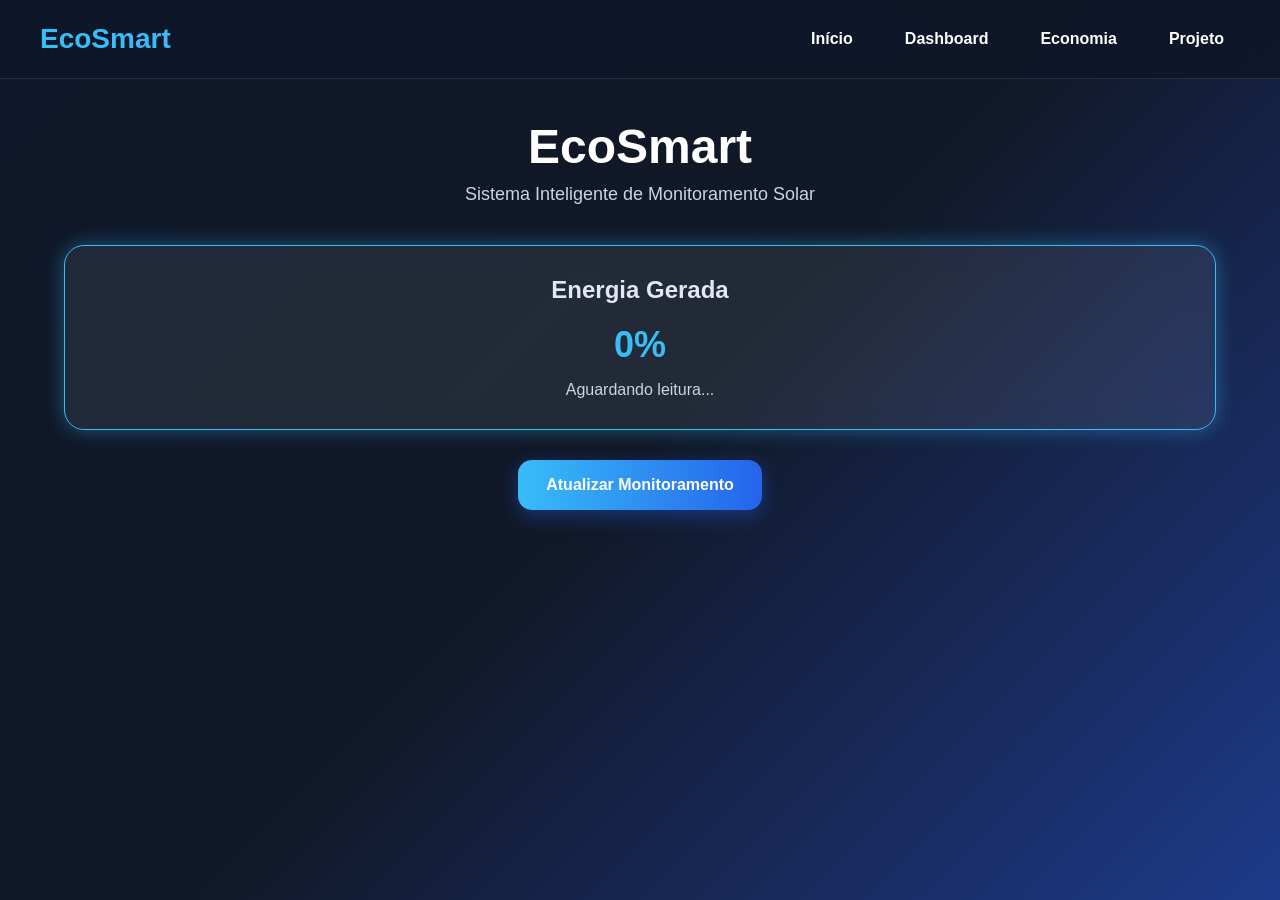
<file: codigo/web/index.html>
<!DOCTYPE html>
<html lang="pt-br">
<head>
<meta charset="UTF-8">
<title>EcoSmart</title>
<link rel="stylesheet" href="style.css">
</head>
<body>


<nav class="menu">

    <div class="logo">
        EcoSmart
    </div>

    <div class="links">
        <a href="index.html">Início</a>
        <a href="dashboard.html">Dashboard</a>
        <a href="economia.html">Economia</a>
        <a href="apresentacao.html">Projeto</a>
    </div>

</nav>


<div class="container">
    <div class="hero">
        <h1>EcoSmart</h1>
        <p>Sistema Inteligente de Monitoramento Solar</p>
    </div>

    <div class="card destaque">
        <h2>Energia Gerada</h2>
        <div id="energia" class="valor">0%</div>
        <div id="status" class="status">
            Aguardando leitura...
        </div>
    </div>

    <button onclick="gerarEnergia()">
        Atualizar Monitoramento
    </button>
</div>

<script src="script.js"></script>
</body>
</html>
</file>
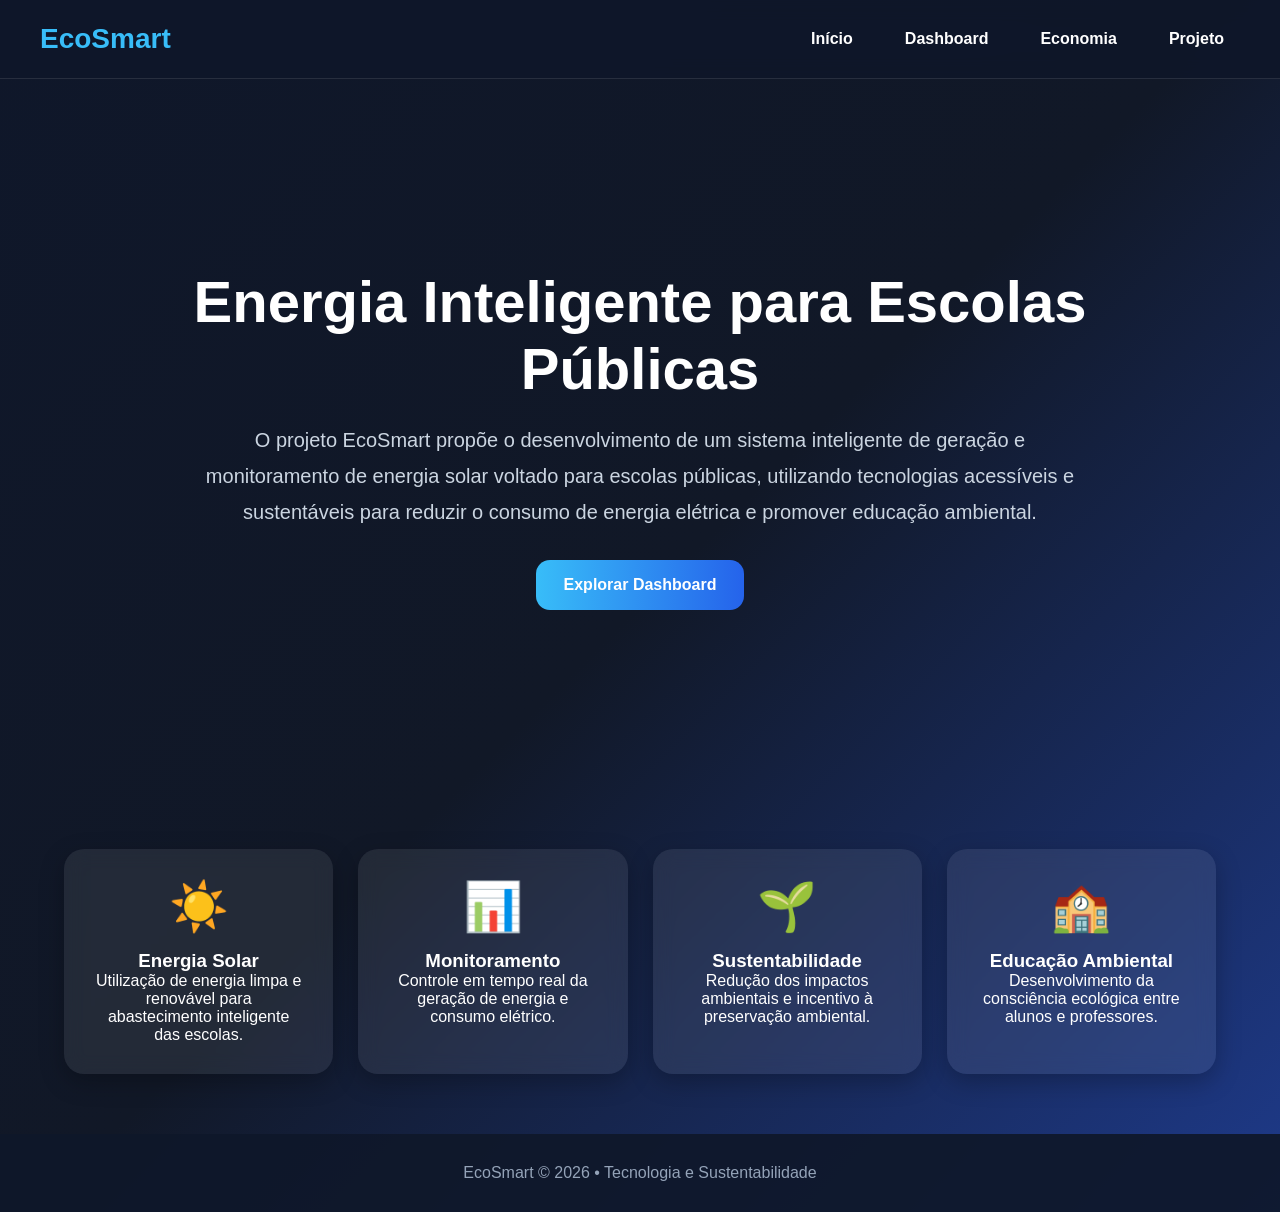
<file: codigo/web/apresentacao.html>
<!DOCTYPE html>
<html lang="pt-br">
<head>
<meta charset="UTF-8">
<meta name="viewport" content="width=device-width, initial-scale=1.0">
<title>Projeto EcoSmart</title>
<link rel="stylesheet" href="style.css">
</head>

<body>

<nav class="menu">

    <div class="logo">
        EcoSmart
    </div>

    <div class="links">
        <a href="index.html">Início</a>
        <a href="dashboard.html">Dashboard</a>
        <a href="economia.html">Economia</a>
        <a href="apresentacao.html">Projeto</a>
    </div>

</nav>

<section class="hero-apresentacao">

    <div class="hero-content">

        <h1>
            Energia Inteligente para Escolas Públicas
        </h1>

        <p>
            O projeto EcoSmart propõe o desenvolvimento de um sistema inteligente
            de geração e monitoramento de energia solar voltado para escolas públicas,
            utilizando tecnologias acessíveis e sustentáveis para reduzir o consumo
            de energia elétrica e promover educação ambiental.
        </p>

        <a href="dashboard.html" class="btn">
            Explorar Dashboard
        </a>

    </div>

</section>

<div class="container">

    <section class="grid-beneficios">

        <div class="card-beneficio">

            <div class="icone">
                ☀️
            </div>

            <h3>
                Energia Solar
            </h3>

            <p>
                Utilização de energia limpa e renovável
                para abastecimento inteligente das escolas.
            </p>

        </div>

        <div class="card-beneficio">

            <div class="icone">
                📊
            </div>

            <h3>
                Monitoramento
            </h3>

            <p>
                Controle em tempo real da geração de energia
                e consumo elétrico.
            </p>

        </div>

        <div class="card-beneficio">

            <div class="icone">
                🌱
            </div>

            <h3>
                Sustentabilidade
            </h3>

            <p>
                Redução dos impactos ambientais e incentivo
                à preservação ambiental.
            </p>

        </div>

        <div class="card-beneficio">

            <div class="icone">
                🏫
            </div>

            <h3>
                Educação Ambiental
            </h3>

            <p>
                Desenvolvimento da consciência ecológica
                entre alunos e professores.
            </p>

        </div>

    </section>

</div>

<footer class="footer">

    EcoSmart © 2026 • Tecnologia e Sustentabilidade

</footer>

</body>
</html>
</file>
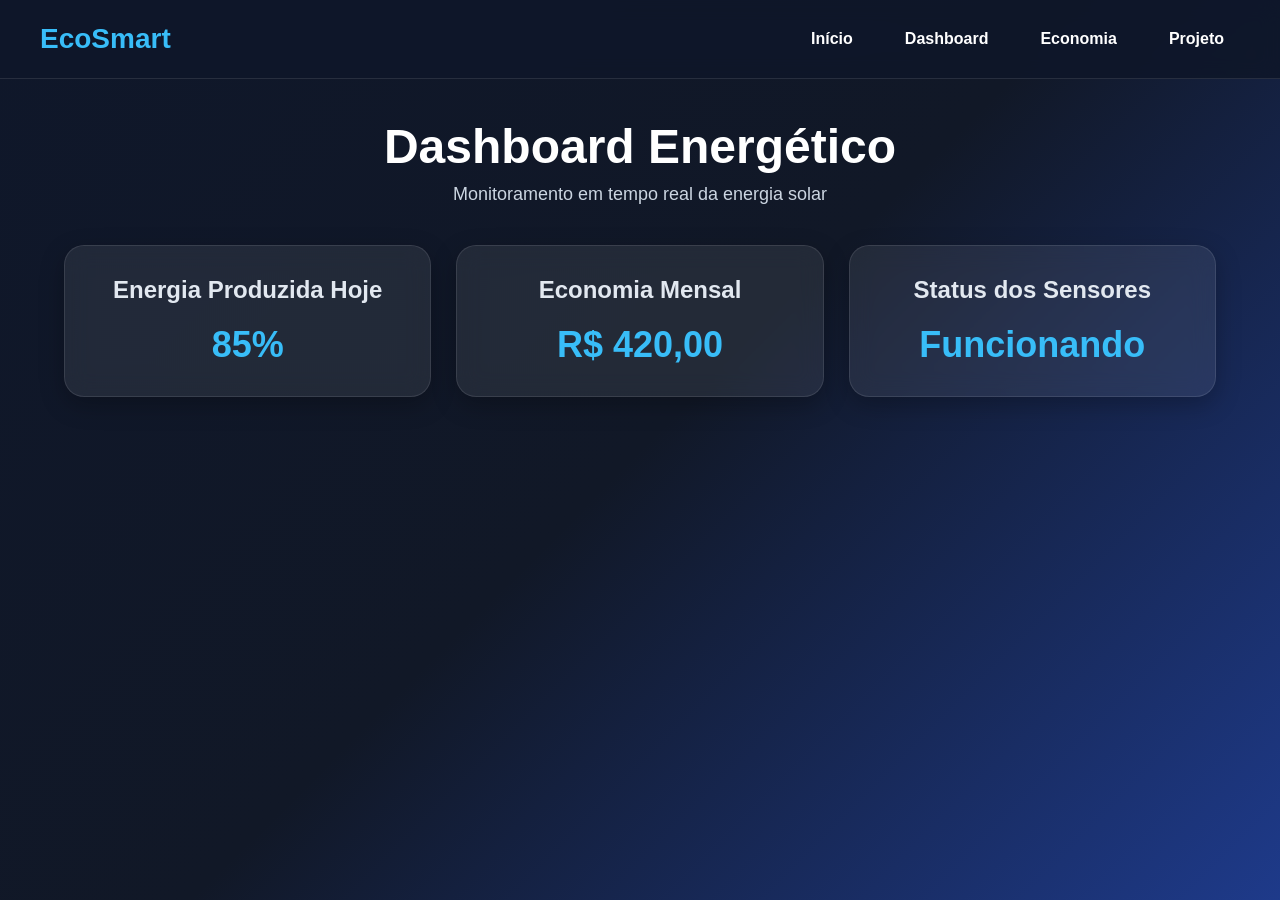
<file: codigo/web/dashboard.html>
<!DOCTYPE html>
<html lang="pt-br">
<head>
<meta charset="UTF-8">
<title>Dashboard EcoSmart</title>
<link rel="stylesheet" href="style.css">
</head>
<body>


<nav class="menu">

    <div class="logo">
        EcoSmart
    </div>

    <div class="links">
        <a href="index.html">Início</a>
        <a href="dashboard.html">Dashboard</a>
        <a href="economia.html">Economia</a>
        <a href="apresentacao.html">Projeto</a>
    </div>

</nav>


<div class="container">
    <div class="hero">
        <h1>Dashboard Energético</h1>
        <p>Monitoramento em tempo real da energia solar</p>
    </div>

    <div class="grid">
        <div class="card">
            <h2>Energia Produzida Hoje</h2>
            <p class="valor">85%</p>
        </div>

        <div class="card">
            <h2>Economia Mensal</h2>
            <p class="valor">R$ 420,00</p>
        </div>

        <div class="card">
            <h2>Status dos Sensores</h2>
            <p class="valor">Funcionando</p>
        </div>
    </div>
</div>

</body>
</html>
</file>
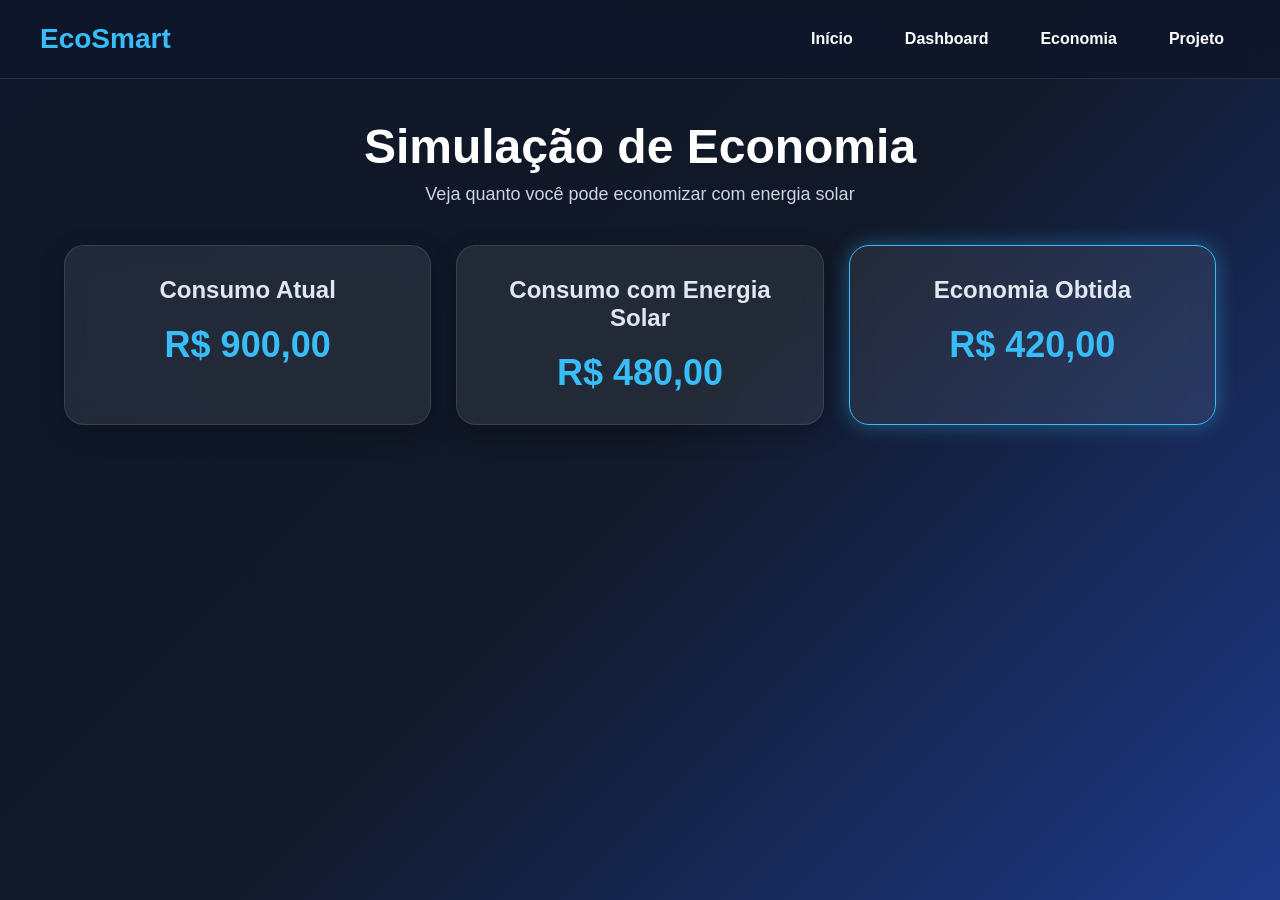
<file: codigo/web/economia.html>
<!DOCTYPE html>
<html lang="pt-br">
<head>
<meta charset="UTF-8">
<title>Economia EcoSmart</title>
<link rel="stylesheet" href="style.css">
</head>
<body>


<nav class="menu">

    <div class="logo">
        EcoSmart
    </div>

    <div class="links">
        <a href="index.html">Início</a>
        <a href="dashboard.html">Dashboard</a>
        <a href="economia.html">Economia</a>
        <a href="apresentacao.html">Projeto</a>
    </div>

</nav>


<div class="container">
    <div class="hero">
        <h1>Simulação de Economia</h1>
        <p>Veja quanto você pode economizar com energia solar</p>
    </div>

    <div class="grid">
        <div class="card">
            <h2>Consumo Atual</h2>
            <p class="valor">R$ 900,00</p>
        </div>

        <div class="card">
            <h2>Consumo com Energia Solar</h2>
            <p class="valor">R$ 480,00</p>
        </div>

        <div class="card destaque">
            <h2>Economia Obtida</h2>
            <p class="valor">R$ 420,00</p>
        </div>
    </div>
</div>

</body>
</html>
</file>
<file: codigo/web/style.css>
*{
    margin:0;
    padding:0;
    box-sizing:border-box;
}

body{
    font-family: Arial, sans-serif;
    background: linear-gradient(135deg, #0f172a, #111827, #1e3a8a);
    color: white;
    min-height:100vh;
}

.menu{
    width:100%;
    display:flex;
    justify-content:space-between;
    align-items:center;
    padding:20px 40px;
    background: rgba(15,23,42,0.9);
    backdrop-filter: blur(10px);
    border-bottom:1px solid rgba(255,255,255,0.1);
}

.logo{
    font-size:28px;
    font-weight:bold;
    color:#38bdf8;
}

.links{
    display:flex;
    gap:20px;
}

.links a{
    color:white;
    text-decoration:none;
    padding:10px 16px;
    border-radius:10px;
    transition:0.3s;
    font-weight:bold;
}

.links a:hover{
    background:#38bdf8;
    color:#0f172a;
}

.container{
    width:90%;
    max-width:1200px;
    margin:40px auto;
}

.hero{
    text-align:center;
    margin-bottom:40px;
}

.hero h1{
    font-size:48px;
    margin-bottom:10px;
}

.hero p{
    color:#cbd5e1;
    font-size:18px;
}

.grid{
    display:grid;
    grid-template-columns:repeat(auto-fit,minmax(250px,1fr));
    gap:25px;
}

.card{
    background: rgba(255,255,255,0.08);
    border:1px solid rgba(255,255,255,0.1);
    border-radius:20px;
    padding:30px;
    text-align:center;
    backdrop-filter: blur(12px);
    transition:0.3s;
    box-shadow:0 8px 24px rgba(0,0,0,0.25);
}

.card:hover{
    transform:translateY(-5px);
}

.destaque{
    border:1px solid #38bdf8;
    box-shadow:0 0 20px rgba(56,189,248,0.4);
}

.card h2{
    margin-bottom:20px;
    color:#e2e8f0;
}

.valor{
    font-size:36px;
    font-weight:bold;
    color:#38bdf8;
}

.status{
    margin-top:15px;
    color:#cbd5e1;
}

button{
    display:block;
    margin:30px auto;
    background: linear-gradient(90deg,#38bdf8,#2563eb);
    color:white;
    border:none;
    padding:16px 28px;
    border-radius:14px;
    font-size:16px;
    font-weight:bold;
    cursor:pointer;
    transition:0.3s;
    box-shadow:0 6px 20px rgba(37,99,235,0.4);
}

button:hover{
    transform:scale(1.05);
}

@media(max-width:768px){
    .menu{
        flex-direction:column;
        gap:15px;
    }

    .hero h1{
        font-size:36px;
    }

    .links{
        flex-wrap:wrap;
        justify-content:center;
    }
}

.hero-apresentacao{
    min-height:80vh;
    display:flex;
    justify-content:center;
    align-items:center;
    text-align:center;
    padding:40px;
}

.hero-content{
    max-width:900px;
}

.hero-content h1{
    font-size:58px;
    margin-bottom:20px;
}

.hero-content p{
    font-size:20px;
    line-height:1.8;
    color:#cbd5e1;
}

.btn{
    display:inline-block;
    margin-top:30px;
    padding:16px 28px;
    background:linear-gradient(90deg,#38bdf8,#2563eb);
    border-radius:14px;
    color:white;
    text-decoration:none;
    font-weight:bold;
    transition:0.3s;
}

.btn:hover{
    transform:scale(1.05);
}

.grid-beneficios{
    display:grid;
    grid-template-columns:repeat(auto-fit,minmax(240px,1fr));
    gap:25px;
    margin-top:50px;
}

.card-beneficio{
    background:rgba(255,255,255,0.08);
    border-radius:20px;
    padding:30px;
    text-align:center;
    backdrop-filter:blur(10px);
    box-shadow:0 8px 24px rgba(0,0,0,0.25);
    transition:0.3s;
}

.card-beneficio:hover{
    transform:translateY(-5px);
}

.icone{
    font-size:48px;
    margin-bottom:15px;
}

.footer{
    margin-top:60px;
    padding:30px;
    text-align:center;
    background:rgba(15,23,42,0.92);
    color:#94a3b8;
}
</file>
